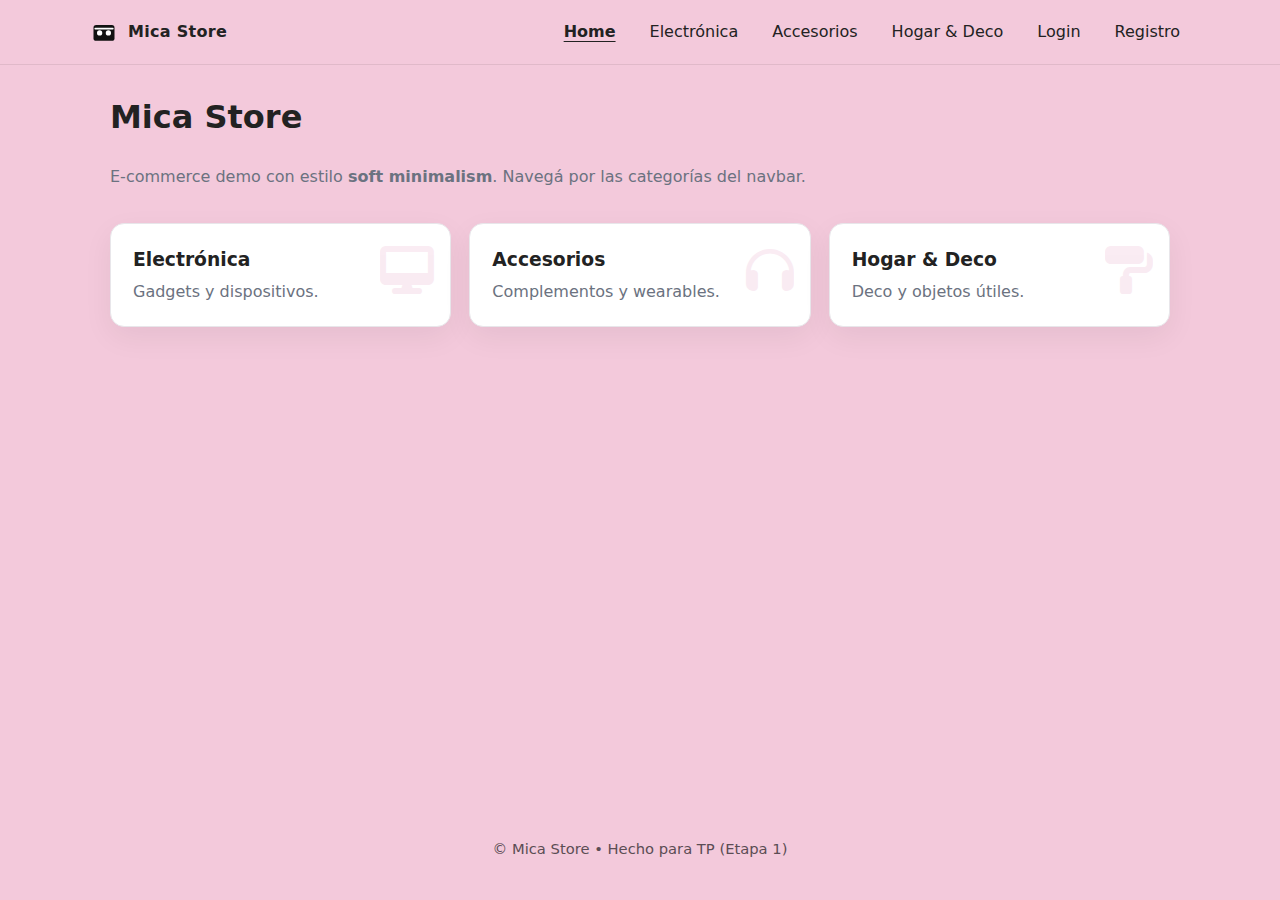
<file: index.html>
<!doctype html>
<html lang="es">

<head>
  <meta charset="utf-8">
  <meta name="viewport" content="width=device-width, initial-scale=1">
  <title>Mica Store | Inicio</title>
  <link rel="icon" href="assets/logo.svg">
  <link rel="stylesheet" href="assets/style.css">
  <link rel="stylesheet"
        href="https://cdnjs.cloudflare.com/ajax/libs/font-awesome/6.5.0/css/all.min.css">
</head>

<body>

  <header class="navbar">
    <div class="container navbar-inner">
      <a href="index.html" class="brand">
        <img src="assets/logo.svg" alt="Logo" width="28" height="28" />
        <strong>Mica Store</strong>
      </a>
      <nav class="nav">
        <a href="index.html" class="active">Home</a>
        <a href="pages/category-electronica.html">Electrónica</a>
        <a href="pages/category-accesorios.html">Accesorios</a>
        <a href="pages/category-hogar.html">Hogar & Deco</a>
        <a href="pages/login.html">Login</a>
        <a href="pages/register.html">Registro</a>
      </nav>
    </div>
  </header>

  <main class="main">
    <div class="container">

      <section class="hero">
        <h1 class="auth-title">Mica Store</h1>
        <p class="auth-sub">
          E-commerce demo con estilo <strong>soft minimalism</strong>. Navegá por las categorías del navbar.
        </p>

        <div class="grid">

          <a class="category-card has-corner-icon" href="pages/category-electronica.html">
            <h3>Electrónica</h3>
            <p>Gadgets y dispositivos.</p>
            <i class="fa-solid fa-desktop corner-icon" aria-hidden="true"></i>
          </a>

          <a class="category-card has-corner-icon" href="pages/category-accesorios.html">
            <h3>Accesorios</h3>
            <p>Complementos y wearables.</p>
            <i class="fa-solid fa-headphones corner-icon" aria-hidden="true"></i>
          </a>

          <a class="category-card has-corner-icon" href="pages/category-hogar.html">
            <h3>Hogar & Deco</h3>
            <p>Deco y objetos útiles.</p>
            <i class="fa-solid fa-paint-roller corner-icon" aria-hidden="true"></i>
          </a>

        </div>
      </section>

    </div>
  </main>

  <footer>
    <div class="container">© Mica Store • Hecho para TP (Etapa 1)</div>
  </footer>

</body>
</html>
</file>
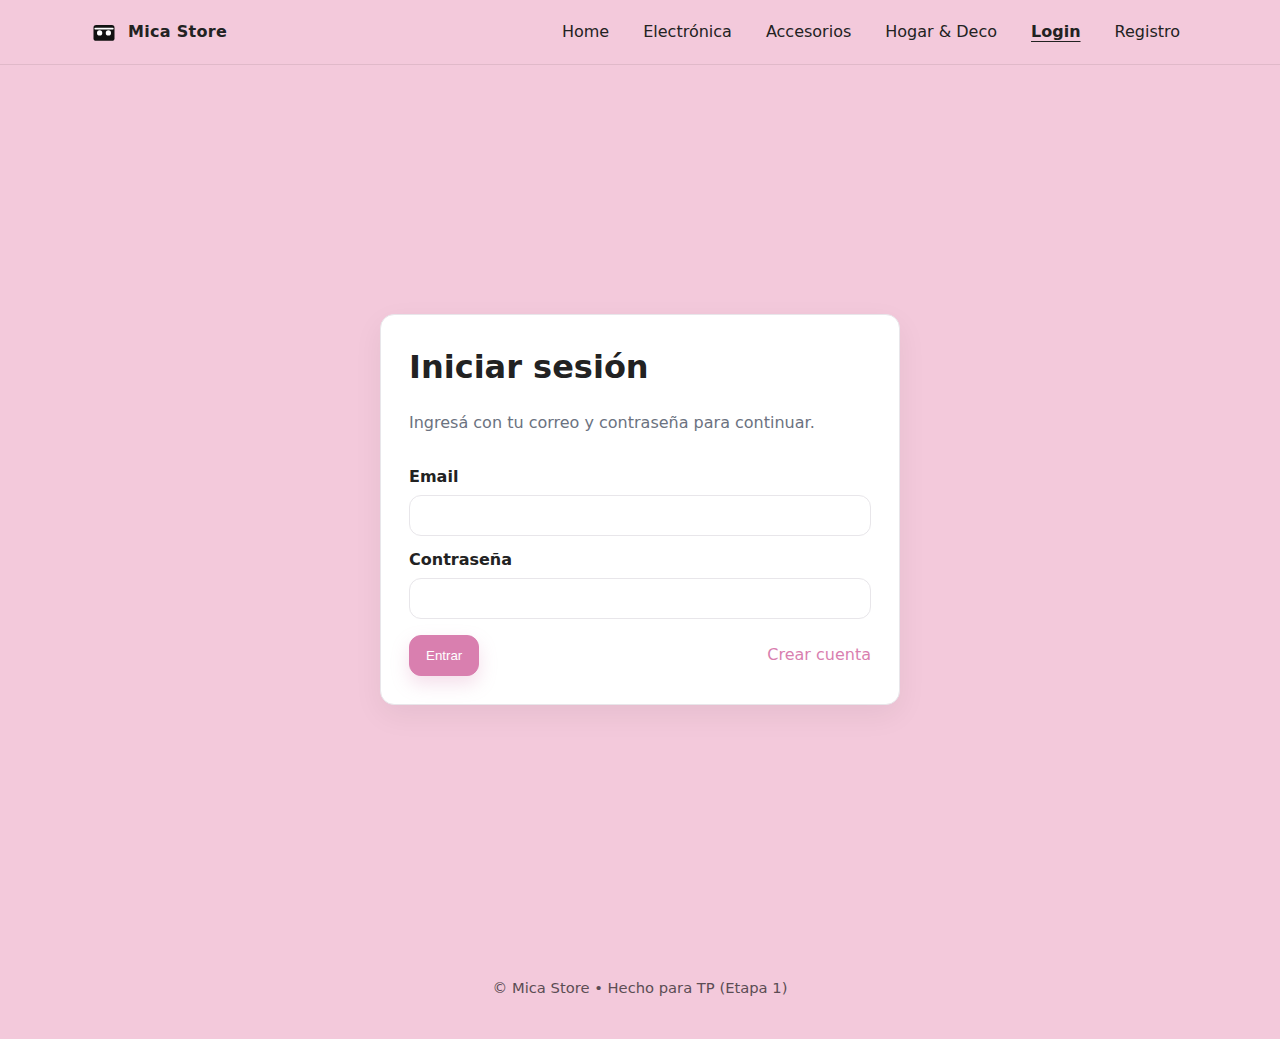
<file: category-accesorios.html>
<!doctype html>
<html lang="es">
<head>
  <meta charset="utf-8">
  <meta name="viewport" content="width=device-width, initial-scale=1">
  <title>Mica Store | Categoría: Accesorios</title>
  <link rel="icon" href="assets/logo.svg">
  <link rel="stylesheet" href="assets/style.css">
</head>
<body data-protect="true">
  
<header class="navbar">
  <div class="container navbar-inner">
    <a href="index.html" class="brand">
      <img src="assets/logo.svg" alt="Logo" width="28" height="28"/>
      <strong>Mica Store</strong>
      
    </a>
    <nav class="nav">
      <a href="index.html" class="">Home</a> <a href="category-electronica.html" class="">Electrónica</a> <a href="category-accesorios.html" class="active">Accesorios</a> <a href="category-hogar.html" class="">Hogar & Deco</a> <button id="logoutBtn" class="btn outline">Logout</button>
    </nav>
  </div>
</header>
<script src="js/auth.js"></script>
<script>
  (function(){ 
    const here = location.pathname.split('/').pop();
    document.querySelectorAll('.nav a').forEach(a => {
      if (a.getAttribute('href') === here) a.classList.add('active');
    });
  })();
</script>

  <main class="main">
    <div class="container">
      
    <section class="hero">
      <h1 class="auth-title">Mica Store – Accesorios</h1>
      <p class="auth-sub">Productos de <strong>Accesorios</strong> (contenido de ejemplo).</p>
      <div class="grid">
          <div class="card"><strong>Audífonos De Orejitas De Gato Led RGB Bluetooth</strong>
            <img src="assets/images/Accesorio 1.png" alt="headphones" class="product-img">
            <p class="helper">Audífonos Inalámbricos con diseño de Orejas de Gatos para Niñas.</p>
            <a class="btn link">Ver más</a>
          </div>
          <div class="card"><strong>Jbl Go 3: Portable Speaker With Bluetooth</strong>
            <img src="assets/images/accesorio 2.jpg" alt="Speaker" class="product-img">
            <p class="helper">Redefini la elegancia y la potencia con el Celular Oppo A60 6.7" 256GB+8GB negro Un celular que combina diseño impecable y tecnología avanzada para que vivas cada momento al máximo.</p>
            <a class="btn link">Ver más</a>
          </div>
          <div class="card"><strong>Galaxy Watch5 Bluetooth (44mm)</strong>
            <img src="assets/images/accesorio 3.png" alt="smartwatch" class="product-img">
            <p class="helper"> Resistente al agua, con una pantalla frontal más resistente hecha de cristal de zafiro de primera calidad que es 1,6.</p>
            <a class="btn link">Ver más</a>
          </div>
        </div>
    </section>
    
    </div>
  </main>
  <footer>
    <div class="container">© Mica Store • Hecho para TP (Etapa 1)</div>
  </footer>
</body>
</html>
</file>
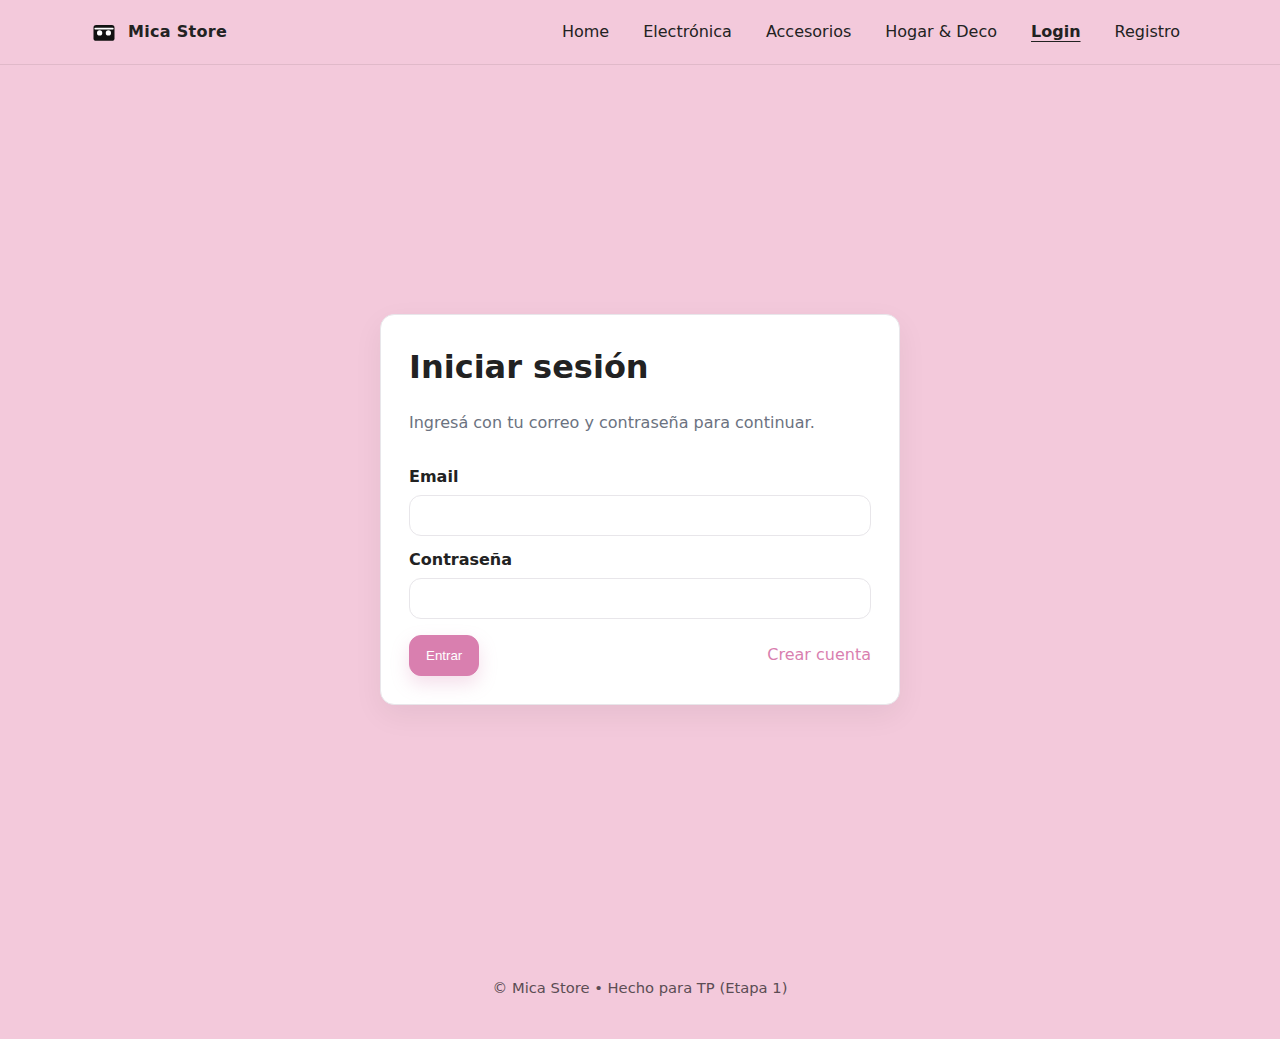
<file: category-electronica.html>
<!doctype html>
<html lang="es">

<head>
  <meta charset="utf-8">
  <meta name="viewport" content="width=device-width, initial-scale=1">
  <title>Mica Store | Categoría: Electrónica</title>
  <link rel="icon" href="assets/logo.svg">
  <link rel="stylesheet" href="assets/style.css">
</head>

<body data-protect="true">

  <header class="navbar">
    <div class="container navbar-inner">
      <a href="index.html" class="brand">
        <img src="assets/logo.svg" alt="Logo" width="28" height="28" />
        <strong>Mica Store</strong>

      </a>
      <nav class="nav">
        <a href="index.html" class="">Home</a> <a href="category-electronica.html" class="active">Electrónica</a> <a
          href="category-accesorios.html" class="">Accesorios</a> <a href="category-hogar.html" class="">Hogar &
          Deco</a> <button id="logoutBtn" class="btn outline">Logout</button>
      </nav>
    </div>
  </header>
  <script src="js/auth.js"></script>
  <script>
    (function () {
      const here = location.pathname.split('/').pop();
      document.querySelectorAll('.nav a').forEach(a => {
        if (a.getAttribute('href') === here) a.classList.add('active');
      });
    })();
  </script>

  <main class="main">
    <div class="container">

      <section class="hero">
        <h1 class="auth-title">Mica Store – Electrónica</h1>
        <p class="auth-sub">Productos de <strong>Electrónica</strong> (contenido de ejemplo).</p>
        <div class="grid">
          <div class="card"><strong>Galaxy Z Flip7 FE White 256GB</strong>
            <img src="assets/images/dispositivo 1.png" alt="smartphone" class="product-img">
            <p class="helper">Con su forma elegante y tamaño compacto, el Galaxy Z Flip7 FE está diseñado para que sea más fácil de guardar en el bolsillo de manera cómoda.</p>
            <a class="btn link">Ver más</a>
          </div>
          <div class="card"><strong>OPPO A60 Black 256GB+8GB</strong>
            <img src="assets/images/dispositivo 2.jpg" alt="smartphone" class="product-img">
            <p class="helper">Redefini la elegancia y la potencia con el Celular Oppo A60 6.7" 256GB+8GB negro Un celular que combina diseño impecable y tecnología avanzada para que vivas cada momento al máximo.</p>
            <a class="btn link">Ver más</a>
          </div>
          <div class="card"><strong>Galaxy A16 5G 256GB</strong>
            <img src="assets/images/dispositivo 3.jpg" alt="smartphone" class="product-img">
            <p class="helper">El Samsung Galaxy A16 5G es un smartphone con pantalla Super AMOLED de 6.7 pulgadas y 90Hz, procesador Exynos 1330 o Dimensity 6300, y hasta 8GB de RAM y 256GB de almacenamiento.</p>
            <a class="btn link">Ver más</a>
          </div>
        </div>
      </section>

    </div>
  </main>
  <footer>
    <div class="container">© Mica Store • Hecho para TP (Etapa 1)</div>
  </footer>
</body>

</html>
</file>
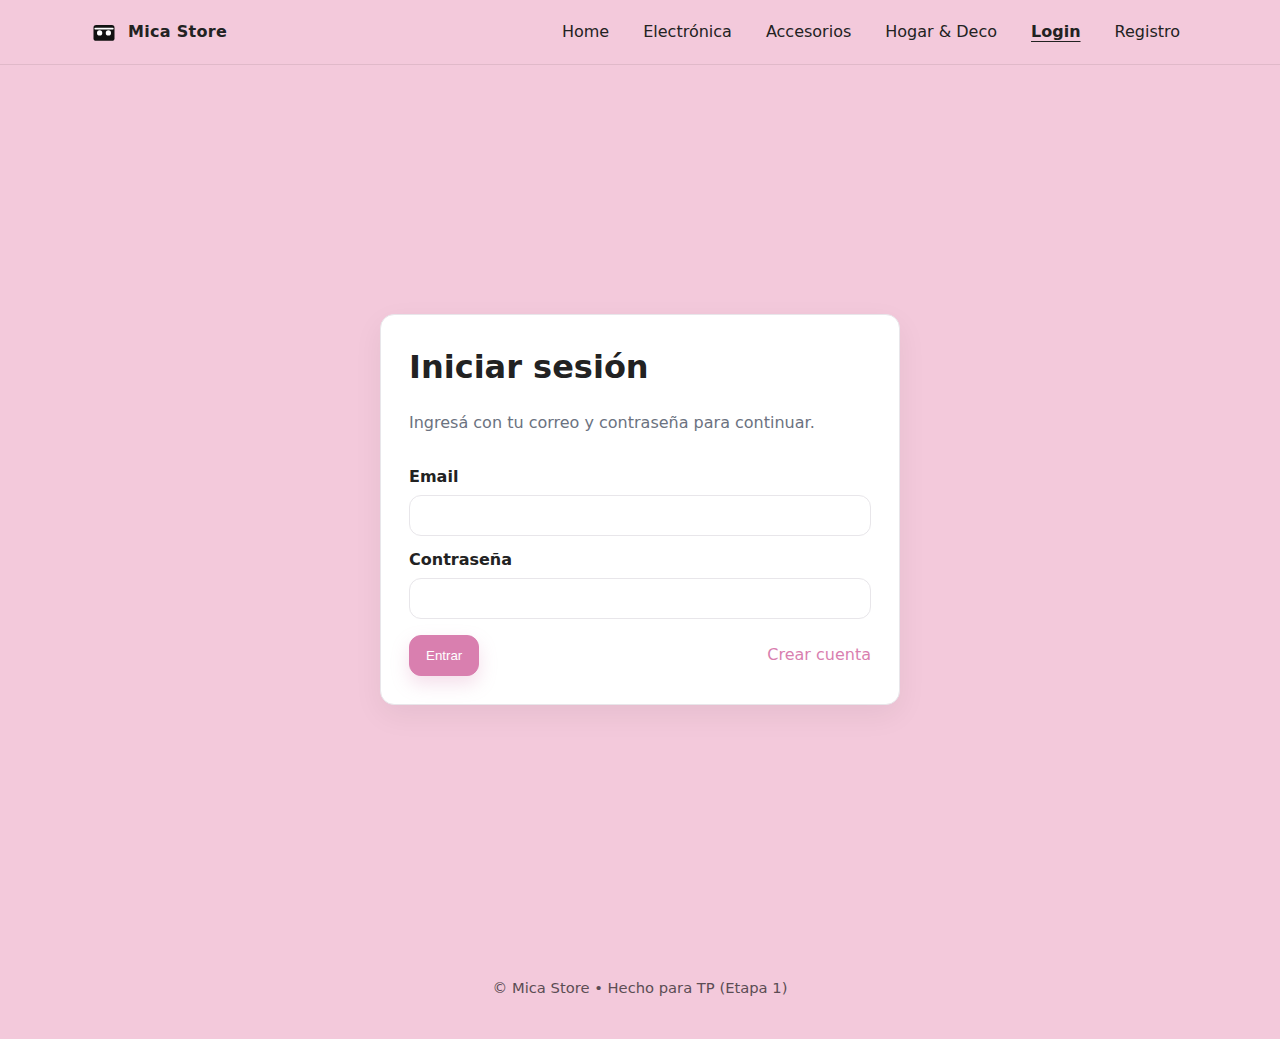
<file: category-hogar.html>
<!doctype html>
<html lang="es">
<head>
  <meta charset="utf-8">
  <meta name="viewport" content="width=device-width, initial-scale=1">
  <title>Mica Store | Categoría: Hogar & Deco</title>
  <link rel="icon" href="assets/logo.svg">
  <link rel="stylesheet" href="assets/style.css">
</head>
<body data-protect="true">
  
<header class="navbar">
  <div class="container navbar-inner">
    <a href="index.html" class="brand">
      <img src="assets/logo.svg" alt="Logo" width="28" height="28"/>
      <strong>Mica Store</strong>
      
    </a>
    <nav class="nav">
      <a href="index.html" class="">Home</a> <a href="category-electronica.html" class="">Electrónica</a> <a href="category-accesorios.html" class="">Accesorios</a> <a href="category-hogar.html" class="active">Hogar & Deco</a> <button id="logoutBtn" class="btn outline">Logout</button>
    </nav>
  </div>
</header>
<script src="js/auth.js"></script>
<script>
  (function(){ 
    const here = location.pathname.split('/').pop();
    document.querySelectorAll('.nav a').forEach(a => {
      if (a.getAttribute('href') === here) a.classList.add('active');
    });
  })();
</script>

  <main class="main">
    <div class="container">
      
    <section class="hero">
      <h1 class="auth-title">Mica Store – Hogar & Deco</h1>
      <p class="auth-sub">Productos de <strong>Hogar & Deco</strong> (contenido de ejemplo).</p>
      <div class="grid">
          <div class="card"><strong>Estante de madera para flores</strong>
            <img src="assets/images/deco 1.jpg" alt="Notebook" class="product-img">
            <p class="helper">Soporte para plantas de varios niveles, estante para flores de madera para interiores y exteriores al por mayor.</p>
            <a class="btn link">Ver más</a>
          </div>
          <div class="card"><strong>Centros de mesa Halloween</strong>
            <img src="assets/images/deco 2.jpg" alt="Notebook" class="product-img">
            <p class="helper">Accesorios de decoraciones de Halloween, con concepto de Jack O Lanterns</p>
            <a class="btn link">Ver más</a>
          </div>
          <div class="card"><strong>Mini Maceta Suculentas Artificiales, 16 Unidades</strong>
            <img src="assets/images/deco 3.jpg" alt="Notebook" class="product-img">
            <p class="helper">El adorno micropaisajístico es realista, está hecho de material de primera calidad y es práctico de usar. La apariencia creativa del modelo de bonsái brinda una experiencia de decoración cómoda.</p>
            <a class="btn link">Ver más</a>
          </div>
        </div>
    </section>
    
    </div>
  </main>
  <footer>
    <div class="container">© Mica Store • Hecho para TP (Etapa 1)</div>
  </footer>
</body>
</html>
</file>
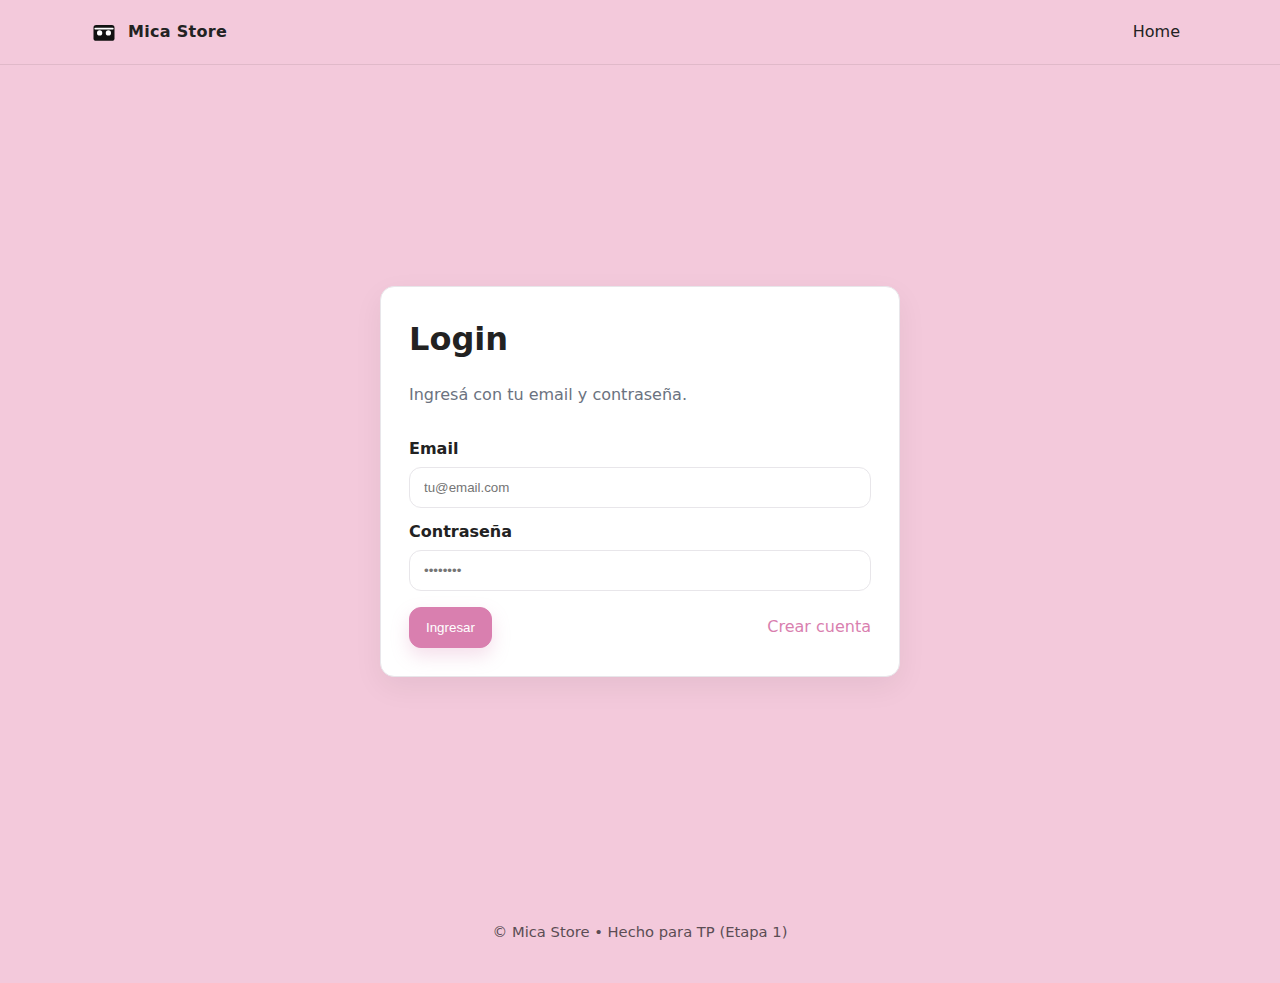
<file: login.html>
<!doctype html>
<html lang="es">
<head>
  <meta charset="utf-8">
  <meta name="viewport" content="width=device-width, initial-scale=1">
  <title>Mica Store | Login</title>
  <link rel="icon" href="assets/logo.svg">
  <link rel="stylesheet" href="assets/style.css">
</head>
<body>
  <header class="navbar">
    <div class="container navbar-inner">
      <a href="index.html" class="brand">
        <img src="assets/logo.svg" alt="Logo" width="28" height="28"/>
        <strong>Mica Store</strong>
      </a>
      <nav class="nav"><a href="index.html">Home</a></nav>
    </div>
  </header>
  
    <section class="auth-wrap">
      <div class="card auth-card">
        <h1 class="auth-title">Login</h1>
        <p class="auth-sub">Ingresá con tu email y contraseña.</p>
        
    <form id="loginForm" class="form-col">
      <div class="form-row">
        
        <label><span>Email</span><input class="input" type="email" name="email" placeholder="tu@email.com" required></label>
        <label><span>Contraseña</span><input class="input" type="password" name="password" placeholder="••••••••" required minlength="4"></label>
      </div>
      <div class="form-actions">
        <button type="submit" class="btn">Ingresar</button>
        <a class="btn link" href="register.html">Crear cuenta</a>
      </div>
    </form>
    
      </div>
    </section>
    <script src="js/auth.js"></script>
    <script> window.Auth && Auth.bindLogin('loginForm'); document.body.dataset.protect = "false"; </script>
    
  <footer>
    <div class="container">© Mica Store • Hecho para TP (Etapa 1)</div>
  </footer>
</body>
</html>
</file>
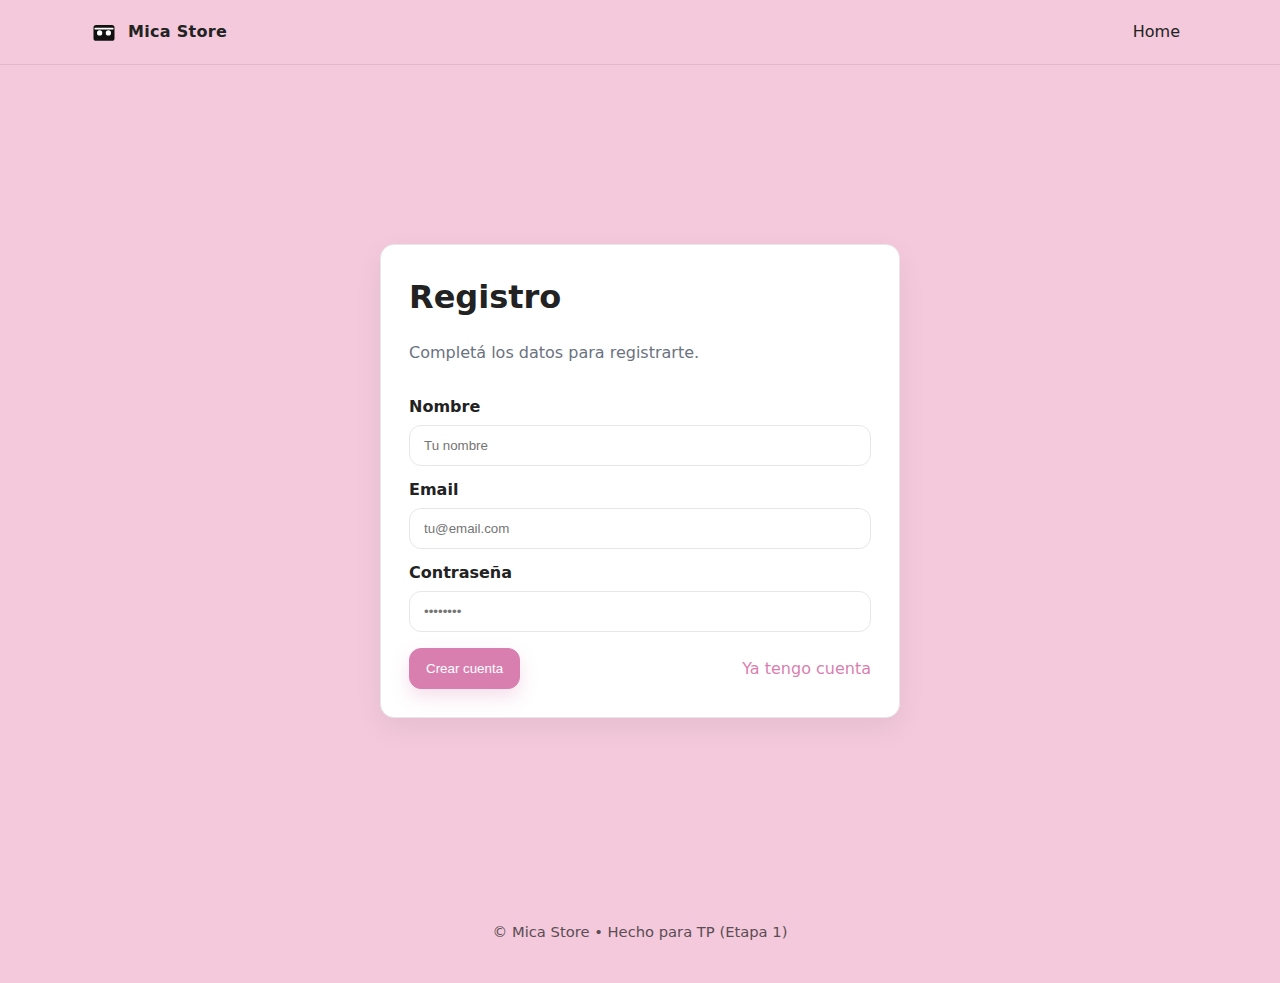
<file: register.html>
<!doctype html>
<html lang="es">
<head>
  <meta charset="utf-8">
  <meta name="viewport" content="width=device-width, initial-scale=1">
  <title>Mica Store | Registro</title>
  <link rel="icon" href="assets/logo.svg">
  <link rel="stylesheet" href="assets/style.css">
</head>
<body>
  <header class="navbar">
    <div class="container navbar-inner">
      <a href="index.html" class="brand">
        <img src="assets/logo.svg" alt="Logo" width="28" height="28"/>
        <strong>Mica Store</strong>
      </a>
      <nav class="nav"><a href="index.html">Home</a></nav>
    </div>
  </header>
  
    <section class="auth-wrap">
      <div class="card auth-card">
        <h1 class="auth-title">Registro</h1>
        <p class="auth-sub">Completá los datos para registrarte.</p>
        
    <form id="registerForm" class="form-col">
      <div class="form-row">
        <label><span>Nombre</span><input class="input" type="text" name="name" placeholder="Tu nombre" required></label>
        <label><span>Email</span><input class="input" type="email" name="email" placeholder="tu@email.com" required></label>
        <label><span>Contraseña</span><input class="input" type="password" name="password" placeholder="••••••••" required minlength="4"></label>
      </div>
      <div class="form-actions">
        <button type="submit" class="btn">Crear cuenta</button>
        <a class="btn link" href="login.html">Ya tengo cuenta</a>
      </div>
    </form>
    
      </div>
    </section>
    <script src="js/auth.js"></script>
    <script> window.Auth && Auth.bindRegister('registerForm'); document.body.dataset.protect = "false"; </script>
    
  <footer>
    <div class="container">© Mica Store • Hecho para TP (Etapa 1)</div>
  </footer>
</body>
</html>
</file>
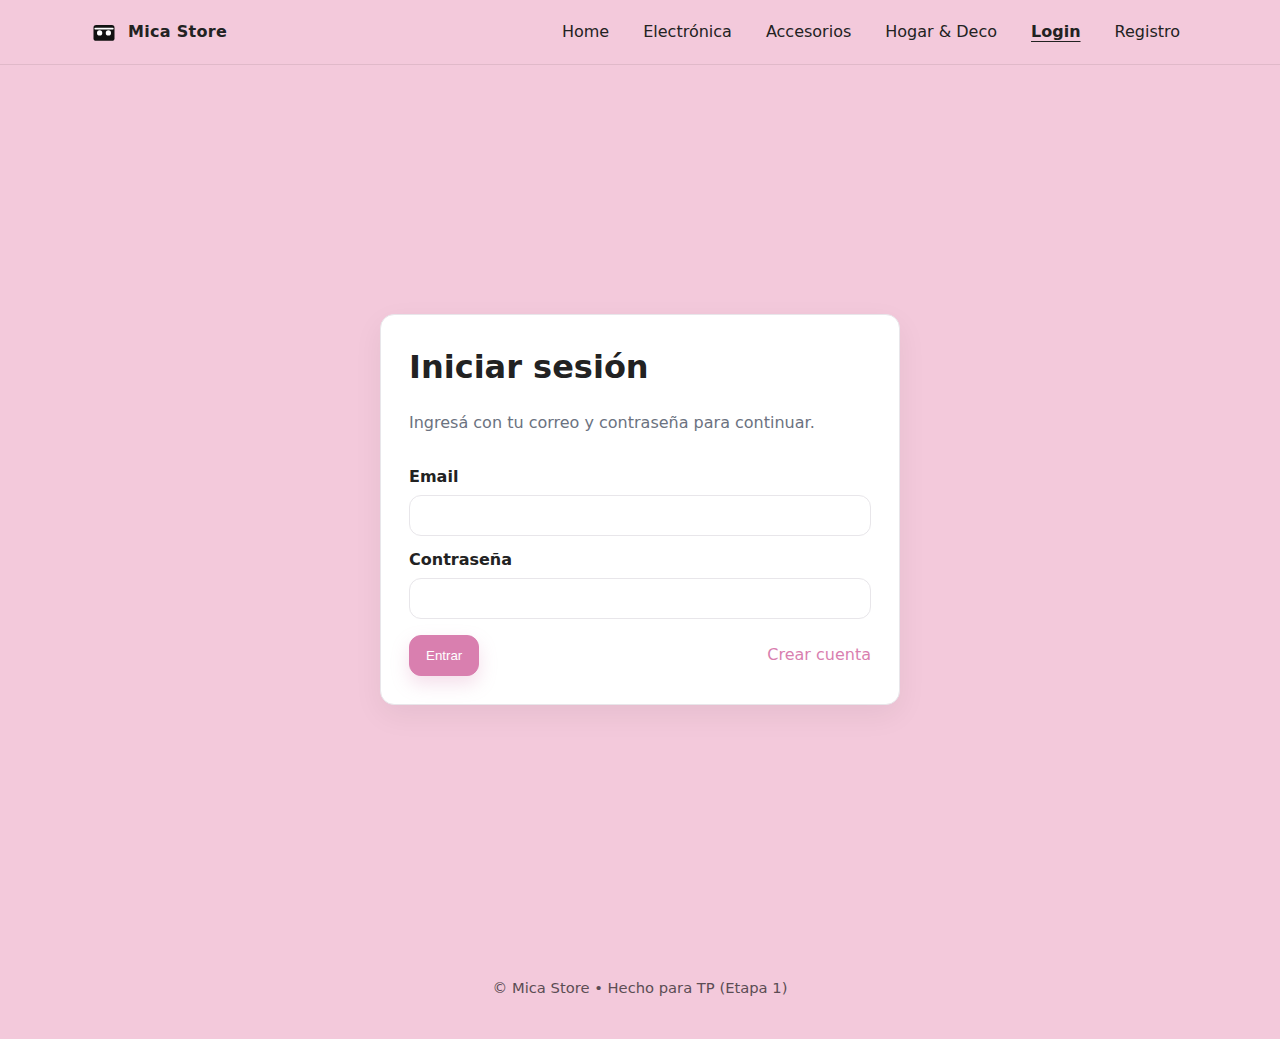
<file: pages/cart.html>
<!doctype html>
<html lang="es">

<head>
  <meta charset="utf-8">
  <meta name="viewport" content="width=device-width, initial-scale=1">
  <title>Mica Store | Carrito</title>
  <link rel="icon" href="../assets/logo.svg">
  <link rel="stylesheet" href="../assets/style.css">
</head>

<body data-protect="true">

  <div id="navbar-root"></div>

  <main class="main">
    <div class="container">
      <section class="hero">
        <h1 class="auth-title">Carrito de compras</h1>
        <p class="auth-sub">Revisá los productos que añadiste al carrito.</p>
      </section>

      <section id="cart-section">
        <p id="cart-empty" class="helper">
          Todavía no agregaste productos al carrito.
        </p>

        <div id="cart-items" class="grid"></div>

        <div id="cart-summary" style="margin-top: 1rem;">
          <p id="cart-total" class="product-price"></p>
        </div>
      </section>
    </div>
  </main>

  <footer>
    <div class="container">© Mica Store • Hecho para TP (Etapas 4 y 5)</div>
  </footer>

  <script src="../js/auth.js"></script>
  <script src="../js/routes.js"></script>
  <script src="../js/navbar.js"></script>
  <script src="../js/cart.js"></script>

  <script>
    document.addEventListener("DOMContentLoaded", function () {
      if (!window.Cart) return;

      var listEl = document.getElementById("cart-items");
      var emptyEl = document.getElementById("cart-empty");
      var totalEl = document.getElementById("cart-total");

      function render() {
        var cart = window.Cart.getCart();

        if (!cart.length) {
          emptyEl.style.display = "block";
          listEl.innerHTML = "";
          totalEl.textContent = "";
          return;
        }

        emptyEl.style.display = "none";
        listEl.innerHTML = "";

        cart.forEach(function (item, index) {
          var row = document.createElement("article");
          row.className = "card";

          row.innerHTML = `
            <div class="cart-item-main" style="display:flex; gap:12px; align-items:flex-start;">
              <img src="${item.image}" alt="${item.title}" style="width:80px; height:auto; border-radius:8px; object-fit:cover;">
              <div class="cart-item-info">
                <h3>${item.title}</h3>
                <p class="helper">${item.description || ""}</p>
                <p class="product-price">$ ${Number(item.price || 0).toLocaleString("es-AR")}</p>
                <p class="helper">Cantidad: <strong>${item.quantity}</strong></p>
              </div>
            </div>
            <button type="button" class="btn link cart-remove" data-index="${index}">Eliminar</button>
          `;

          listEl.appendChild(row);
        });

        var total = window.Cart.getTotal();
        totalEl.textContent = "Total: $ " + total.toLocaleString("es-AR");
      }

      listEl.addEventListener("click", function (e) {
        if (e.target.classList.contains("cart-remove")) {
          var idx = parseInt(e.target.getAttribute("data-index"), 10);
          window.Cart.removeItemByIndex(idx);
          render();
        }
      });

      render();
    });
  </script>

</body>

</html>
</file>
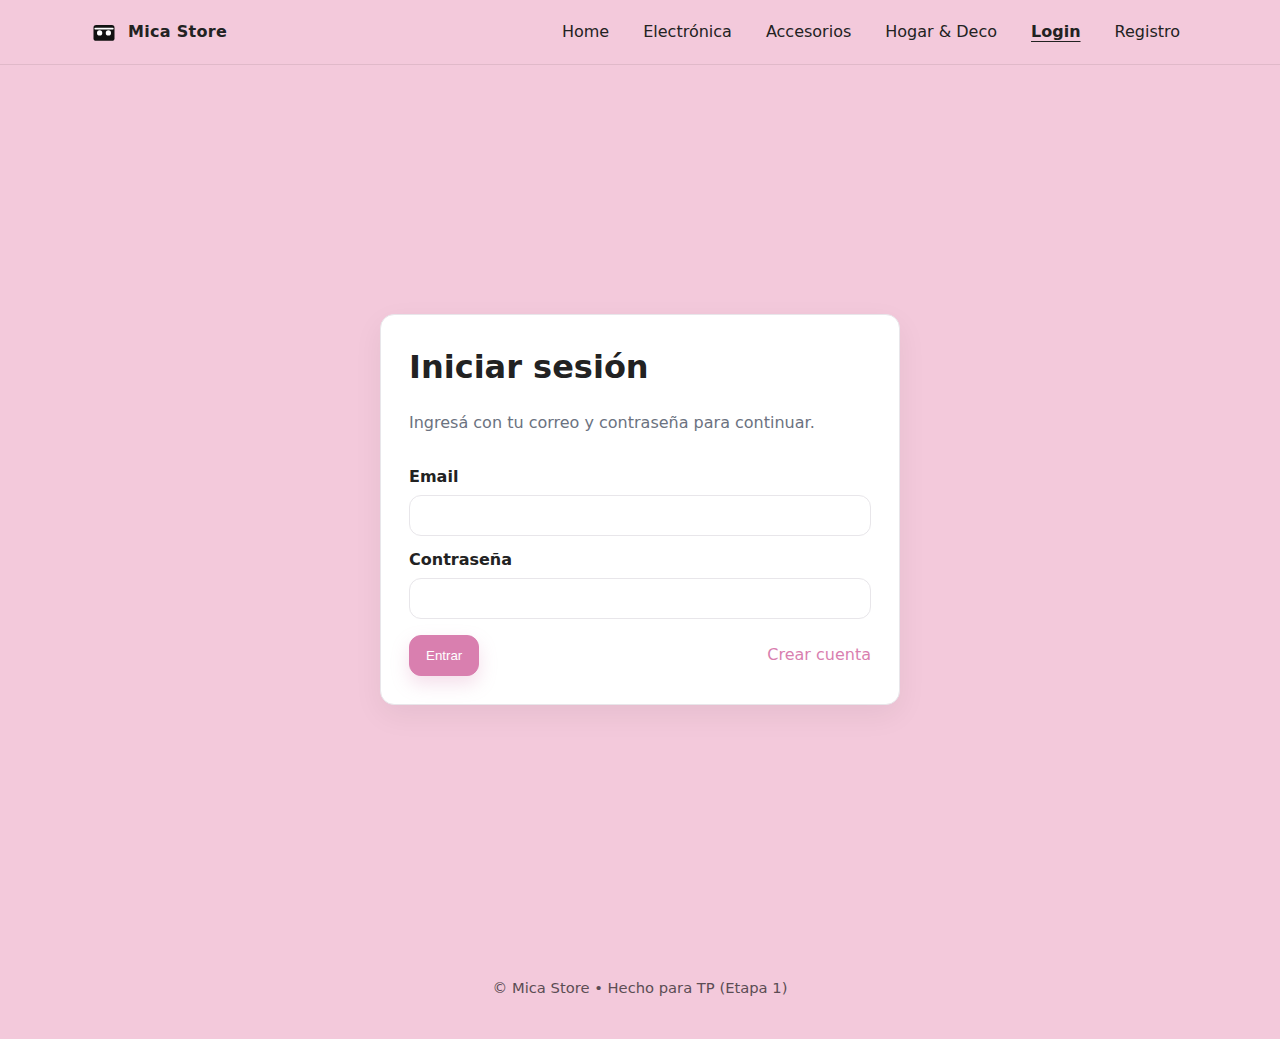
<file: pages/category-accesorios.html>
<!doctype html>
<html lang="es">

<head>
  <meta charset="utf-8">
  <meta name="viewport" content="width=device-width, initial-scale=1">
  <title>Mica Store | Categoría: Accesorios</title>
  <link rel="icon" href="../assets/logo.svg">
  <link rel="stylesheet" href="../assets/style.css">
  <link rel="stylesheet"
      href="https://cdnjs.cloudflare.com/ajax/libs/font-awesome/6.5.0/css/all.min.css">
</head>

<body data-protect="true">

  <div id="navbar-root"></div>

  <main class="main">
    <div class="container">
      <section class="hero">
        <h1 class="auth-title">Mica Store – Accesorios</h1>
        <p class="auth-sub">Productos de <strong>Accesorios</strong></p>
      </section>

      <section>
        <div class="grid" id="products-grid"></div>
      </section>
    </div>
  </main>

  <footer>
    <div class="container">© Mica Store • Hecho para TP</div>
  </footer>

  <script src="../js/auth.js"></script>
  <script src="../js/routes.js"></script>
  <script src="../js/navbar.js"></script>
  <script src="../js/products.js"></script>
  <script src="../js/cart.js"></script>
  <script src="../js/cards.js"></script>

  <script>
    document.addEventListener("DOMContentLoaded", function () {
      if (window.Cards) {
        window.Cards.renderCategory("products-grid", "accesorios");
      }
    });
  </script>

</body>

</html>
</file>
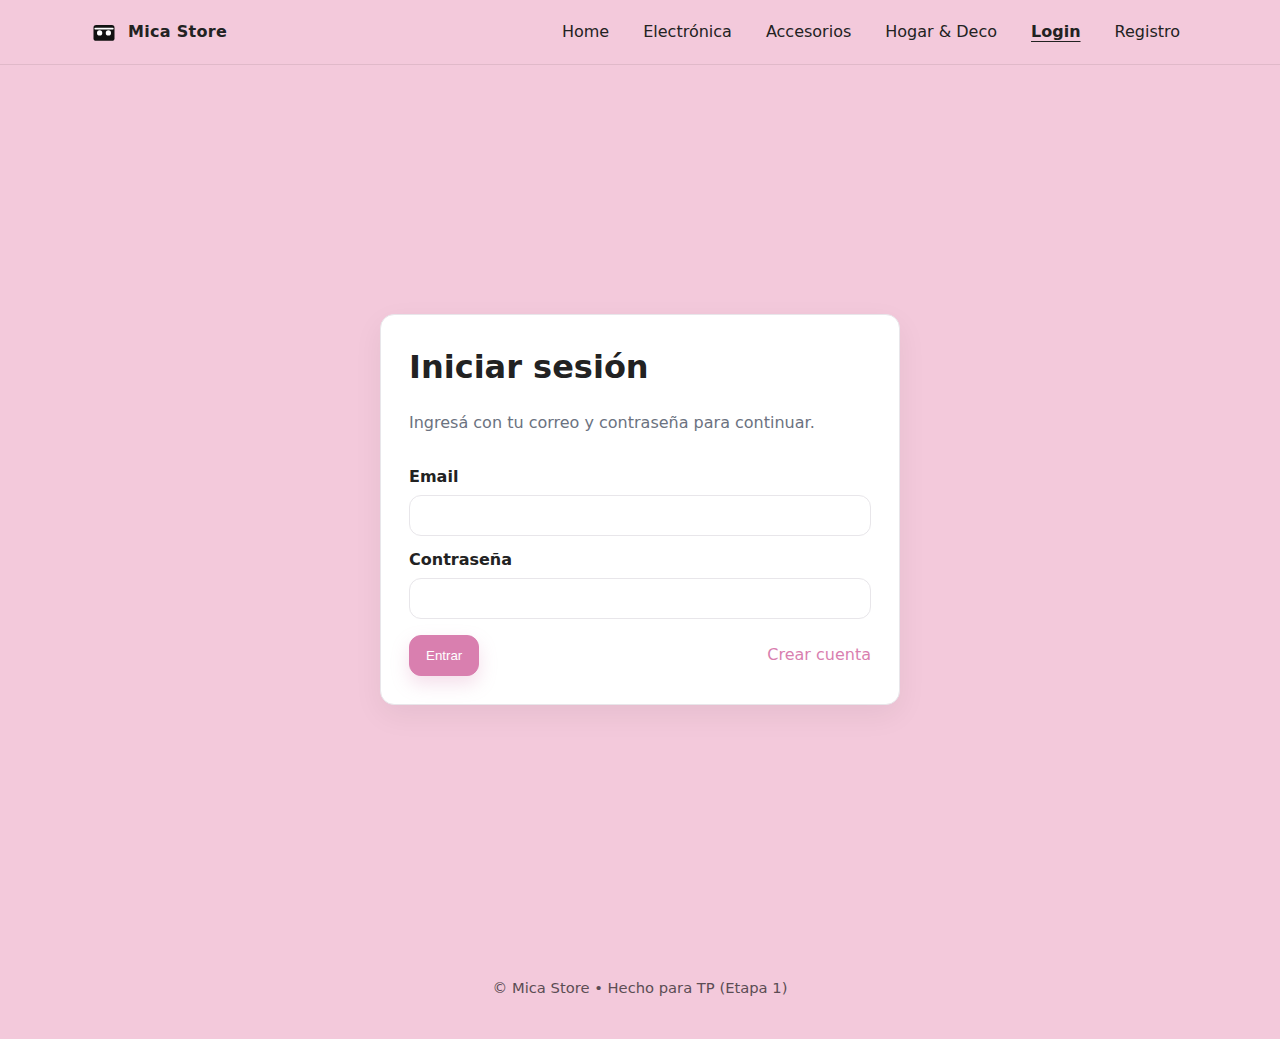
<file: pages/category-electronica.html>
<!doctype html>
<html lang="es">

<head>
  <meta charset="utf-8">
  <meta name="viewport" content="width=device-width, initial-scale=1">
  <title>Mica Store | Categoría: Electrónica</title>
  <link rel="icon" href="../assets/logo.svg">
  <link rel="stylesheet" href="../assets/style.css">
</head>

<body data-protect="true">

  <div id="navbar-root"></div>

  <main class="main">
    <div class="container">
      <section class="hero">
        <h1 class="auth-title">Mica Store – Electrónica</h1>
        <p class="auth-sub">Productos de <strong>Electrónica</strong></p>
      </section>

      <section>
        <div class="grid" id="products-grid"></div>
      </section>
    </div>
  </main>

  <footer>
    <div class="container">© Mica Store • Hecho para TP</div>
  </footer>


  <script src="../js/auth.js"></script>
  <script src="../js/routes.js"></script>
  <script src="../js/navbar.js"></script>
  <script src="../js/products.js"></script>
  <script src="../js/cart.js"></script>
  <script src="../js/cards.js"></script>

  <script>
    document.addEventListener("DOMContentLoaded", function () {
      if (window.Cards) {
        window.Cards.renderCategory("products-grid", "electronica");
      }
    });
  </script>

</body>
</html>
</file>
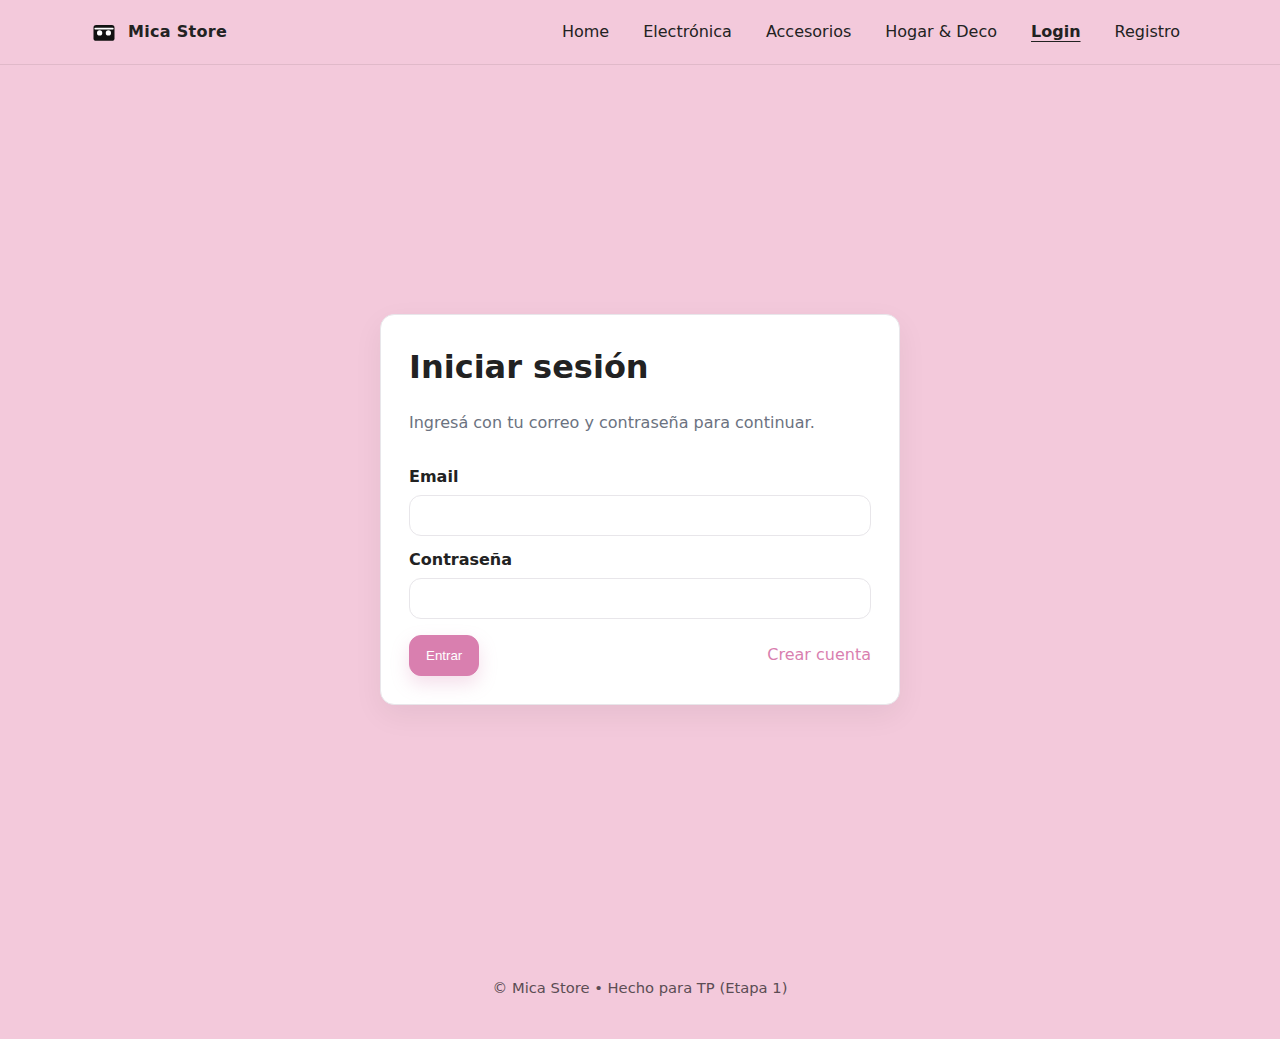
<file: pages/category-hogar.html>
<!doctype html>
<html lang="es">
<head>
  <meta charset="utf-8">
  <meta name="viewport" content="width=device-width, initial-scale=1">
  <title>Mica Store | Categoría: Hogar & Deco</title>
  <link rel="icon" href="../assets/logo.svg">
  <link rel="stylesheet" href="../assets/style.css">
  <link rel="stylesheet"
      href="https://cdnjs.cloudflare.com/ajax/libs/font-awesome/6.5.0/css/all.min.css">
</head>
<body data-protect="true">

<div id="navbar-root"></div>

<main class="main">
  <div class="container">
    <section class="hero">
      <h1 class="auth-title">Mica Store – Hogar & Deco</h1>
      <p class="auth-sub">Productos de <strong>Hogar & Deco</strong></p>
    </section>

    <section>
      <div class="grid" id="products-grid"></div>
    </section>
  </div>
</main>

<footer>
  <div class="container">© Mica Store • Hecho para TP</div>
</footer>


  <script src="../js/auth.js"></script>
  <script src="../js/routes.js"></script>
  <script src="../js/navbar.js"></script>
  <script src="../js/products.js"></script>
  <script src="../js/cart.js"></script>
  <script src="../js/cards.js"></script>

  <script>
    document.addEventListener("DOMContentLoaded", function () {
      if (window.Cards) {
        window.Cards.renderCategory("products-grid", "hogar");
      }
    });
  </script>

</body>
</html>
</file>
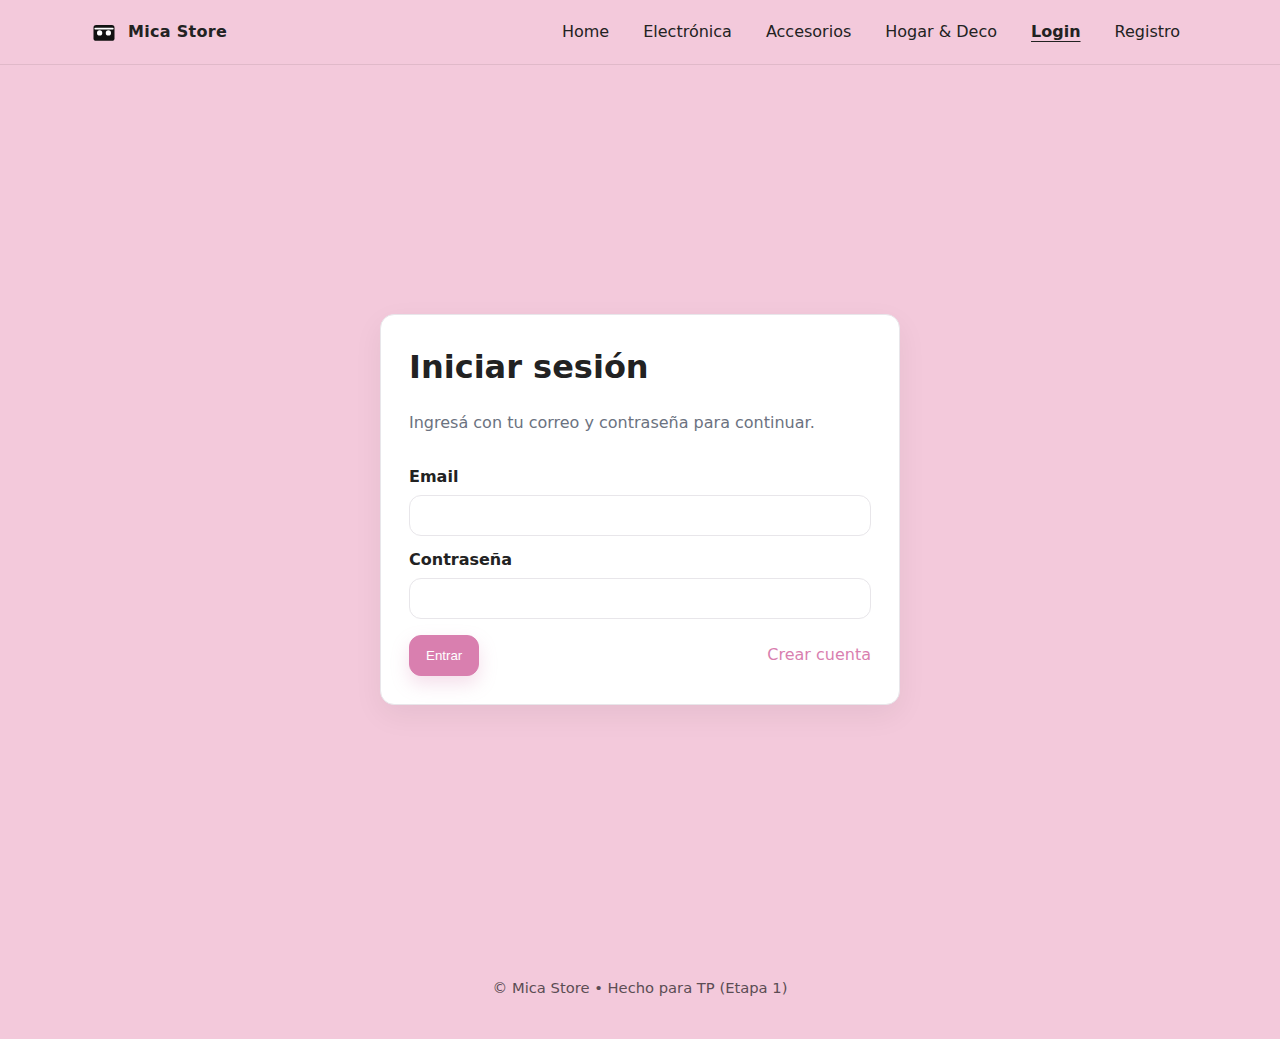
<file: pages/login.html>
<!doctype html>
<html lang="es">
<head>
  <meta charset="utf-8">
  <meta name="viewport" content="width=device-width, initial-scale=1">
  <title>Mica Store | Login</title>
  <link rel="icon" href="../assets/logo.svg">
  <link rel="stylesheet" href="../assets/style.css">
</head>
<body>

  <header class="navbar">
    <div class="container navbar-inner">
      <a href="../index.html" class="brand">
        <img src="../assets/logo.svg" alt="Logo" width="28" height="28"/>
        <strong>Mica Store</strong>
      </a>
      <nav class="nav">
        <a href="../index.html">Home</a>
        <a href="category-electronica.html">Electrónica</a>
        <a href="category-accesorios.html">Accesorios</a>
        <a href="category-hogar.html">Hogar & Deco</a>
        <a href="login.html" class="active">Login</a>
        <a href="register.html">Registro</a>
      </nav>
    </div>
  </header>

  <main class="main">
    <div class="container auth-wrap">
      <div class="card auth-card">
        <h1 class="auth-title">Iniciar sesión</h1>
        <p class="auth-sub">Ingresá con tu correo y contraseña para continuar.</p>

        <form class="form" id="loginForm">
          <div class="form-row">
            <label>
              <span>Email</span>
              <input class="input" type="email" name="email" required>
            </label>
            <label>
              <span>Contraseña</span>
              <input class="input" type="password" name="password" required>
            </label>
          </div>

          <div class="form-actions">
            <button class="btn" type="submit">Entrar</button>
            <a class="btn link" href="register.html">Crear cuenta</a>
          </div>
        </form>
      </div>
    </div>
  </main>

  <footer>
    <div class="container">© Mica Store • Hecho para TP (Etapa 1)</div>
  </footer>

</body>
</html>
</file>
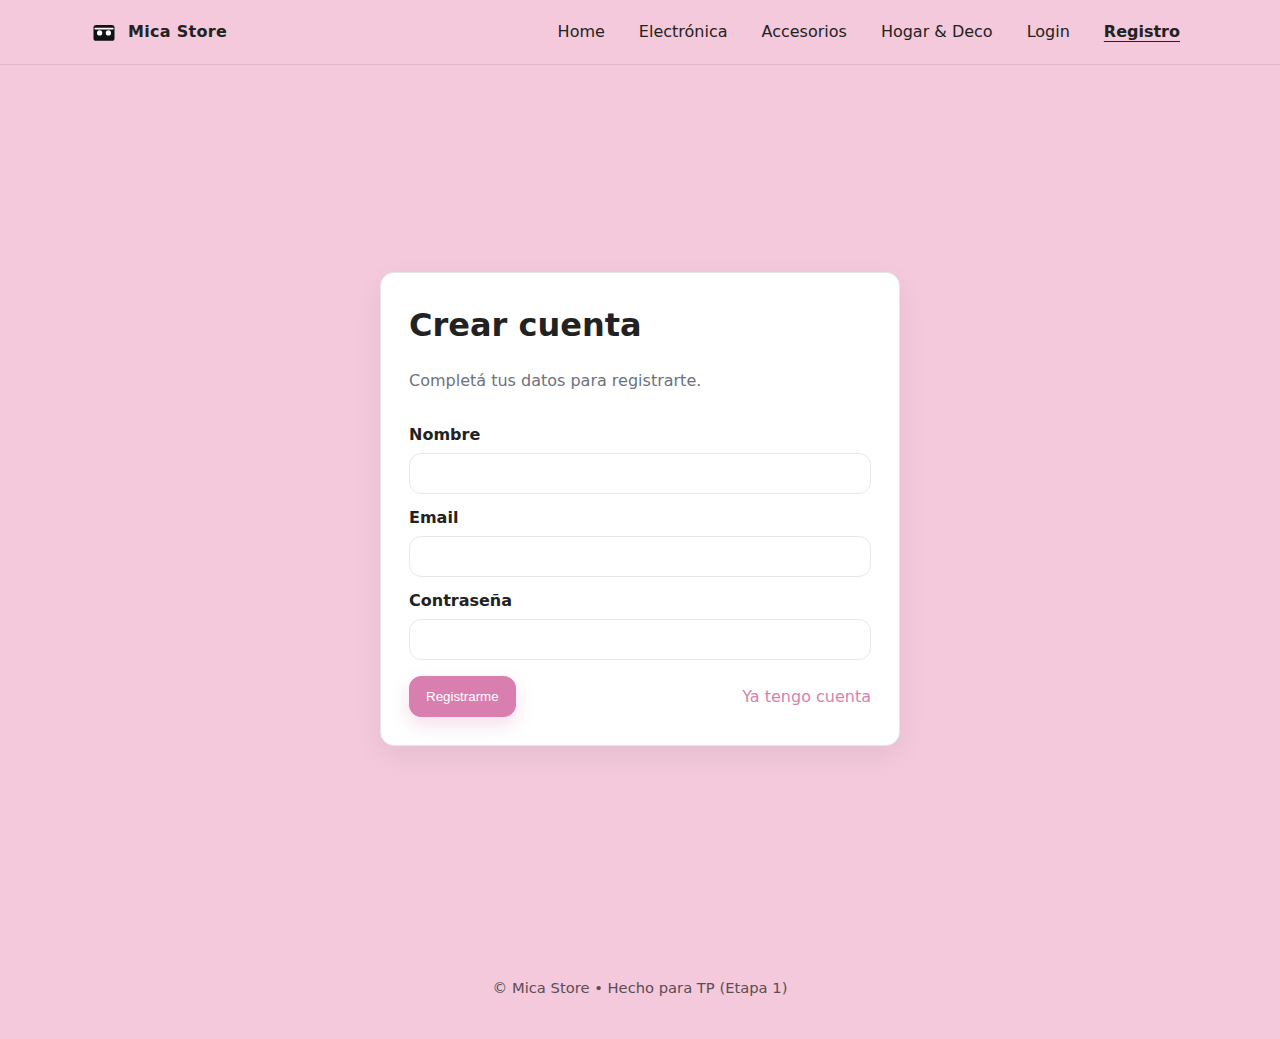
<file: pages/register.html>
<!doctype html>
<html lang="es">
<head>
  <meta charset="utf-8">
  <meta name="viewport" content="width=device-width, initial-scale=1">
  <title>Mica Store | Registro</title>
  <link rel="icon" href="../assets/logo.svg">
  <link rel="stylesheet" href="../assets/style.css">
</head>
<body>

  <header class="navbar">
    <div class="container navbar-inner">
      <a href="../index.html" class="brand">
        <img src="../assets/logo.svg" alt="Logo" width="28" height="28"/>
        <strong>Mica Store</strong>
      </a>
      <nav class="nav">
        <a href="../index.html">Home</a>
        <a href="category-electronica.html">Electrónica</a>
        <a href="category-accesorios.html">Accesorios</a>
        <a href="category-hogar.html">Hogar & Deco</a>
        <a href="login.html">Login</a>
        <a href="register.html" class="active">Registro</a>
      </nav>
    </div>
  </header>

  <main class="main">
    <div class="container auth-wrap">
      <div class="card auth-card">
        <h1 class="auth-title">Crear cuenta</h1>
        <p class="auth-sub">Completá tus datos para registrarte.</p>

        <form class="form" id="registerForm">
          <div class="form-row">
            <label>
              <span>Nombre</span>
              <input class="input" type="text" name="name" required>
            </label>
            <label>
              <span>Email</span>
              <input class="input" type="email" name="email" required>
            </label>
            <label>
              <span>Contraseña</span>
              <input class="input" type="password" name="password" required>
            </label>
          </div>

          <div class="form-actions">
            <button class="btn" type="submit">Registrarme</button>
            <a class="btn link" href="login.html">Ya tengo cuenta</a>
          </div>
        </form>
      </div>
    </div>
  </main>

  <footer>
    <div class="container">© Mica Store • Hecho para TP (Etapa 1)</div>
  </footer>

</body>
</html>
</file>
<file: assets/style.css>
/* =========================
   Variables
   ========================= */
:root {
  --primary: #D97FAF;
  --primary-rgb: 217, 127, 175;
  --text: #222;
  --muted: #6b7280;
  --bg: #f3c9db;
  /* Color de fondo unificado */
  --card: #fff;
  --border: #e8e6ea;
  --radius: 14px;
  --shadow: 0 10px 30px rgba(0, 0, 0, 0.06);
  --shadow-soft: 0 4px 16px rgba(0, 0, 0, 0.05);
  --focus: 0 0 0 4px rgba(var(--primary-rgb), .25);
}

/* =========================
   Reset básico
   ========================= */
* {
  box-sizing: border-box;
}

html,
body {
  height: 100%;
}

/* =========================
   Layout base (footer abajo)
   ========================= */
body {
  margin: 0;
  font-family: ui-sans-serif, system-ui, -apple-system, Segoe UI, Roboto, Ubuntu, Cantarell, Helvetica, Arial;
  color: var(--text);
  background: var(--bg);
  line-height: 1.5;

  display: flex;
  /* pega el footer abajo */
  flex-direction: column;
  min-height: 100dvh;
}

.main {
  /* ocupa el alto disponible */
  flex: 1;
}

.container {
  width: 100%;
  max-width: 1100px;
  margin-inline: auto;
  padding-inline: 20px;
}

/* =========================
   Componentes base
   ========================= */
.card {
  background: var(--card);
  border: 1px solid var(--border);
  border-radius: var(--radius);
  box-shadow: var(--shadow);

  padding: 22px;
  display: flex;
  flex-direction: column;
  justify-content: space-between;
  gap: 12px;
}


.btn {
  appearance: none;
  border: 1px solid var(--primary);
  background: var(--primary);
  color: #fff;
  padding: 12px 16px;
  border-radius: 12px;
  cursor: pointer;
  transition: transform .05s ease, box-shadow .2s ease, opacity .2s ease;
  box-shadow: 0 8px 18px rgba(var(--primary-rgb), .25);
}

.btn:active {
  transform: translateY(1px);
}

.btn.outline {
  background: #fff;
  color: var(--primary);
}

.btn.link {
  background: transparent !important;
  border: 0 !important;
  color: var(--primary);
  padding: 0 !important;
  box-shadow: none !important;
  text-decoration: none;
  display: inline-block;
  width: auto;
  cursor: pointer;
  transition: text-decoration 0.2s ease;
  text-align-last: right;
}

.btn.link:hover {
  text-decoration: underline;
}


.input,
.select {
  width: 100%;
  padding: 12px 14px;
  border: 1px solid var(--border);
  border-radius: 12px;
  background: #fff;
  outline: none;
  transition: box-shadow .2s ease, border-color .2s ease;
}

.input:focus,
.select:focus {
  border-color: var(--primary);
  box-shadow: var(--focus);
}

.helper {
  color: var(--muted);
  font-size: .7rem;
}

/* =========================
   Navbar
   ========================= */
.navbar {
  position: sticky;
  top: 0;
  background: var(--bg);
  /* mismo color que el body */
  border-bottom: 1px solid rgba(0, 0, 0, .08);
  z-index: 10;
}

.navbar-inner {
  display: flex;
  align-items: center;
  justify-content: space-between;
  gap: 16px;
  padding: 12px 0;
}

.brand {
  display: flex;
  align-items: center;
  gap: 10px;
  color: var(--text);
  text-decoration: none;
}

.brand strong {
  letter-spacing: .3px;
}

.nav {
  display: flex;
  align-items: center;
  gap: 14px;
}

.nav a {
  color: var(--text);
  text-decoration: none;
  padding: 8px 10px;
  border-radius: 10px;
  transition: background .2s ease, text-decoration-color .2s ease;
}

.nav a:hover {
  background: rgba(0, 0, 0, 0.06);
}

.nav a.active {
  text-decoration: underline;
  text-underline-offset: 4px;  /* separa la línea del texto */
  font-weight: 600;
  background: transparent;
}

/* Botón Logout dentro del navbar: chip sutil (sin glow) */
.nav .btn {
  background: transparent;
  color: var(--text);
  border: 1px solid rgba(0, 0, 0, .35);
  box-shadow: none;
  padding: 8px 12px;
  border-radius: 999px;
}

.nav .btn:hover {
  background: rgba(0, 0, 0, .06);
}

.nav .btn:focus {
  box-shadow: none;
}

/* =========================
   Layouts / secciones
   ========================= */
.main {
  padding: 28px 0;
}

.hero {
  display: grid;
  gap: 16px;
}

/* =========================
   Grid reutilizable
   ========================= */
.grid {
  display: grid;
  gap: 18px;
  grid-template-columns: repeat(auto-fill, minmax(260px, 1fr));
}

/* =========================
   Tarjetas de categoría
   ========================= */
.category-card {
  display: block;
  /* <a> como tarjeta */
  padding: 22px;
  background: var(--card);
  border: 1px solid var(--border);
  border-radius: var(--radius);
  box-shadow: var(--shadow);
  color: inherit;
  text-decoration: none;
  transition: transform .15s ease, box-shadow .2s ease;
}

.category-card:hover {
  transform: translateY(-4px);
  box-shadow: 0 14px 36px rgba(0, 0, 0, .10);
}

.category-card h3 {
  margin: 0 0 6px;
}

.category-card p {
  margin: 0;
  color: var(--muted);
}

/* Ícono decorativo en esquina (opción B) */
.category-card.has-corner-icon {
  position: relative;
  overflow: hidden;
}

.category-card .corner-icon {
  display: block;
  position: absolute;
  right: 1rem;
  bottom: 2rem;
  font-size: 3rem;
  line-height: 1;
  color: var(--primary);
  opacity: .15;
  pointer-events: none;
}

.product-img {
  width: 100%;
  height: 70%;
  object-fit: cover;
  border-radius: var(--radius) var(--radius) 0 0;
  margin-bottom: 12px;
  display: block;
}

/* =========================
   Login / Registro
   ========================= */
.auth-wrap {
  min-height: calc(100dvh - 68px);
  display: grid;
  place-items: center;
  padding: 34px 16px;
}

.auth-card {
  width: 100%;
  max-width: 520px;
  padding: 28px;
}

.auth-title {
  margin: 0 0 8px;
}

.auth-sub {
  margin: 0 0 18px;
  color: var(--muted);
}

label span {
  display: block;
  margin-bottom: 6px;
  font-weight: 600;
}

.form-row {
  display: grid;
  gap: 12px;
}

.form-actions {
  display: flex;
  gap: 12px;
  align-items: center;
  justify-content: space-between;
  margin-top: 1rem;
}

/* =========================
   Badge / chip
   ========================= */
.chip {
  display: inline-flex;
  align-items: center;
  gap: 8px;
  padding: .5rem 1rem;
  border-radius: 999px;
  border: 1px solid rgba(0, 0, 0, .15);
  background: rgba(255, 255, 255, .35);
  color: var(--text);
  font-size: .92rem;
}

.chip-dot {
  width: .6rem;
  height: .6rem;
  border-radius: 999px;
  background: var(--primary);
}

/* =========================
   Footer
   ========================= */
footer {
  background: var(--bg);
  /* mismo color que el body */
  color: #5b4d54;
  /* tono legible sobre rosa */
  font-size: .92rem;
  padding: 24px 0 40px;
  text-align: center;
}
</file>
